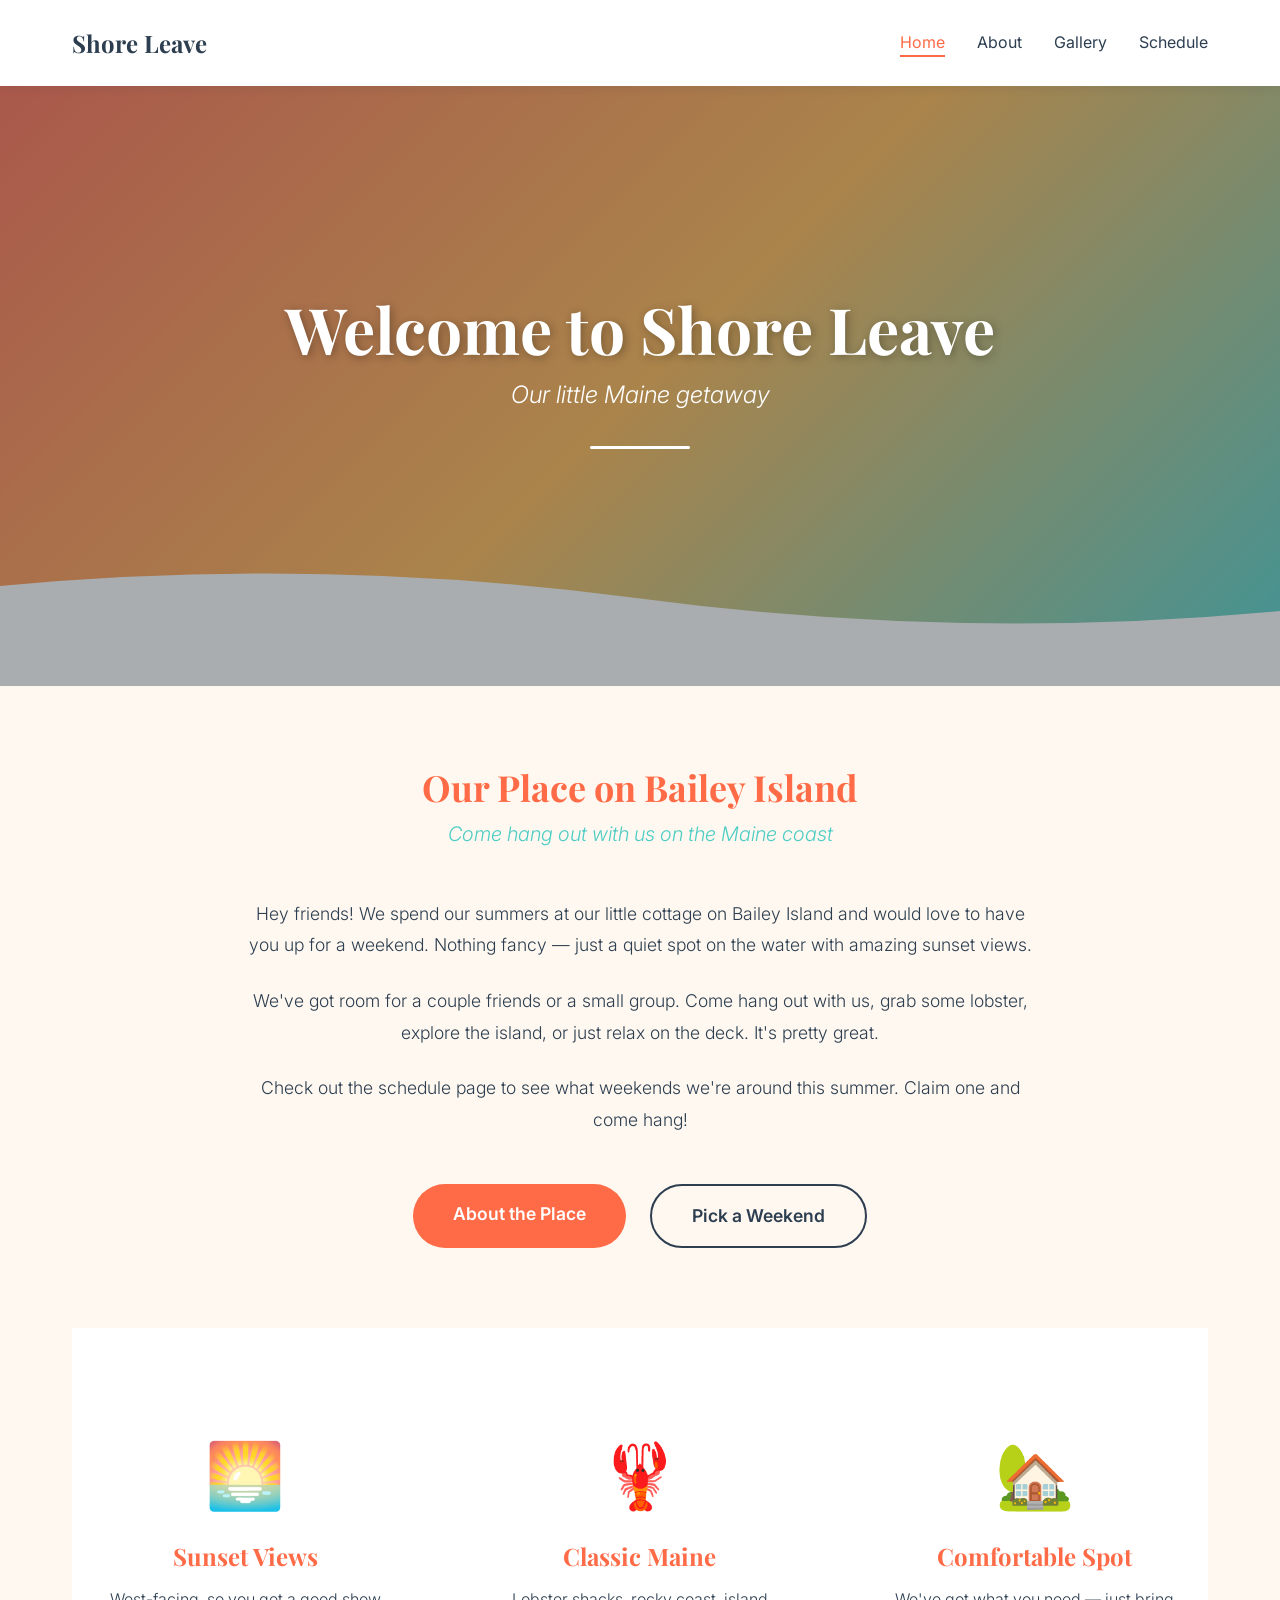
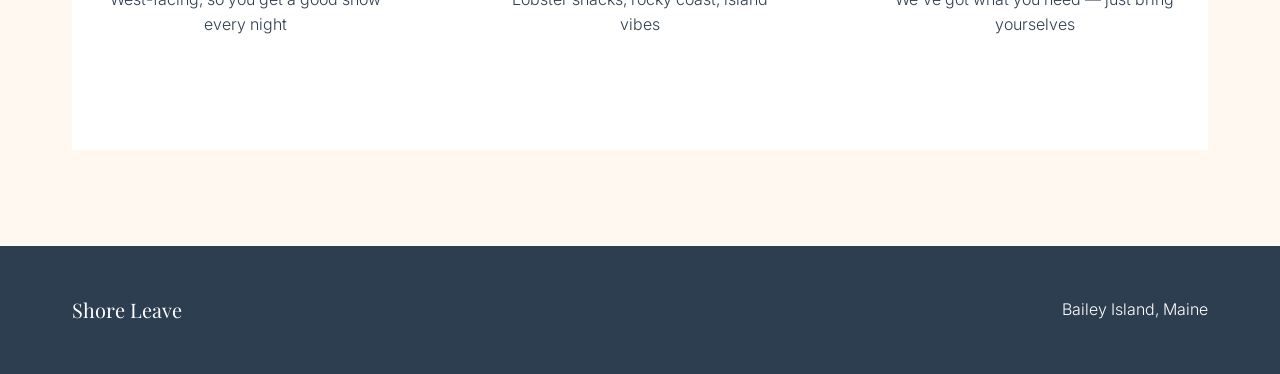
<file: index.html>
<!DOCTYPE html>
<html lang="en">
<head>
    <meta charset="UTF-8">
    <meta name="viewport" content="width=device-width, initial-scale=1.0">
    <title>Shore Leave · Bailey Island, Maine</title>
    <link rel="stylesheet" href="css/style.css">
    <link rel="preconnect" href="https://fonts.googleapis.com">
    <link rel="preconnect" href="https://fonts.gstatic.com" crossorigin>
    <link href="https://fonts.googleapis.com/css2?family=Playfair+Display:wght@400;700&family=Inter:wght@300;400;600&display=swap" rel="stylesheet">
</head>
<body>
    <nav class="navbar">
        <div class="container">
            <div class="nav-brand">
                <span class="brand-text">Shore Leave</span>
            </div>
            <ul class="nav-links">
                <li><a href="index.html" class="active">Home</a></li>
                <li><a href="about.html">About</a></li>
                <li><a href="gallery.html">Gallery</a></li>
                <li><a href="schedule.html">Schedule</a></li>
            </ul>
        </div>
    </nav>

    <header class="hero">
        <div class="hero-overlay"></div>
        <div class="hero-content">
            <h1>Welcome to Shore Leave</h1>
            <p class="subtitle">Our little Maine getaway</p>
            <div class="wave-divider"></div>
        </div>
    </header>

    <main class="container">
        <section class="intro-section">
            <div class="intro-content">
                <h2>Our Place on Bailey Island</h2>
                <p class="meaning">Come hang out with us on the Maine coast</p>
                
                <div class="welcome-text">
                    <p>Hey friends! We spend our summers at our little cottage on Bailey Island and would love to have you up for a weekend. Nothing fancy — just a quiet spot on the water with amazing sunset views.</p>                   
                    <p>We've got room for a couple friends or a small group. Come hang out with us, grab some lobster, explore the island, or just relax on the deck. It's pretty great.</p>
                    <p>Check out the schedule page to see what weekends we're around this summer. Claim one and come hang!</p>
                </div>

                <div class="cta-buttons">
                    <a href="about.html" class="btn btn-primary">About the Place</a>
                    <a href="schedule.html" class="btn btn-secondary">Pick a Weekend</a>
                </div>
            </div>
        </section>

        <section class="highlights">
            <div class="highlight-grid">
                <div class="highlight-card">
                    <div class="highlight-icon">🌅</div>
                    <h3>Sunset Views</h3>
                    <p>West-facing, so you get a good show every night</p>
                </div>
                <div class="highlight-card">
                    <div class="highlight-icon">🦞</div>
                    <h3>Classic Maine</h3>
                    <p>Lobster shacks, rocky coast, island vibes</p>
                </div>
                <div class="highlight-card">
                    <div class="highlight-icon">🏡</div>
                    <h3>Comfortable Spot</h3>
                    <p>We've got what you need — just bring yourselves</p>
                </div>
            </div>
        </section>
    </main>

    <footer>
        <div class="container">
            <div class="footer-content">
                <div class="footer-brand">
                    <span>Shore Leave</span>
                </div>
                <div class="footer-location">
                    Bailey Island, Maine
                </div>
            </div>
        </div>
    </footer>
</body>
</html>
</file>
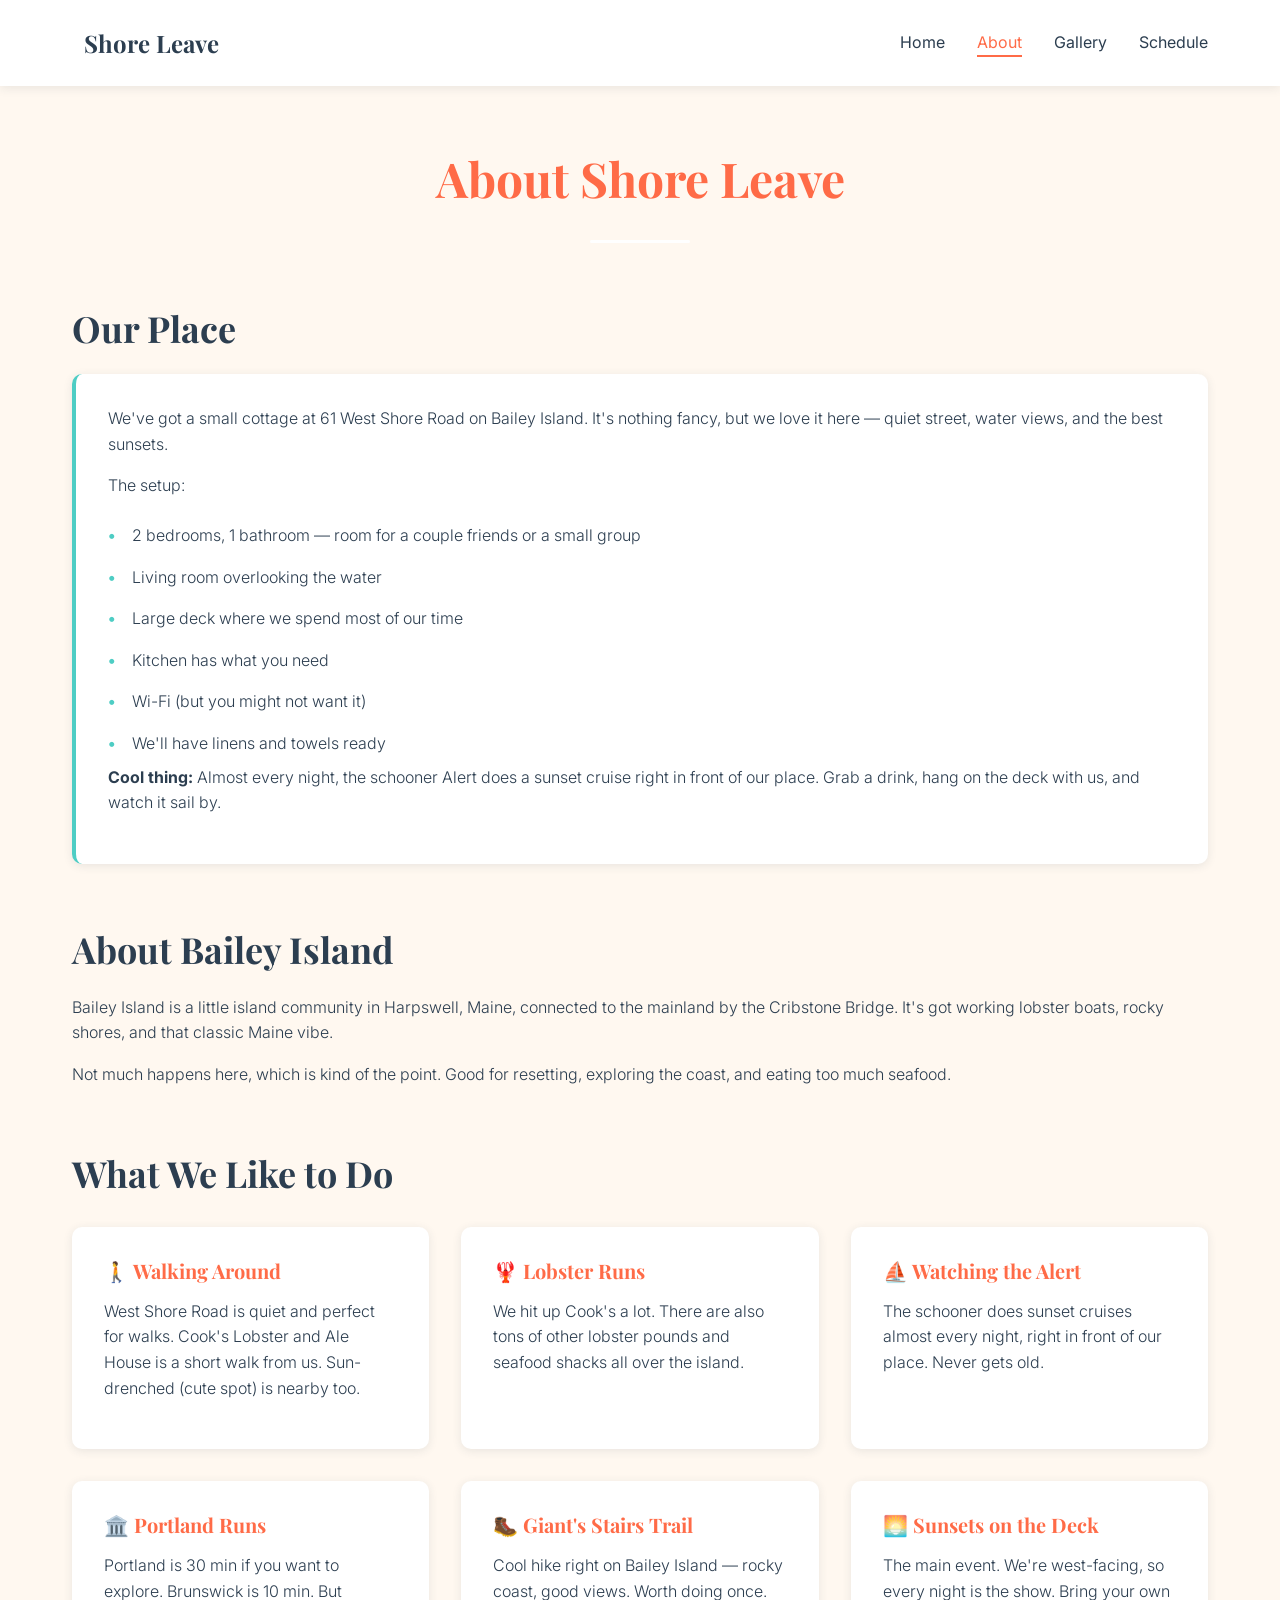
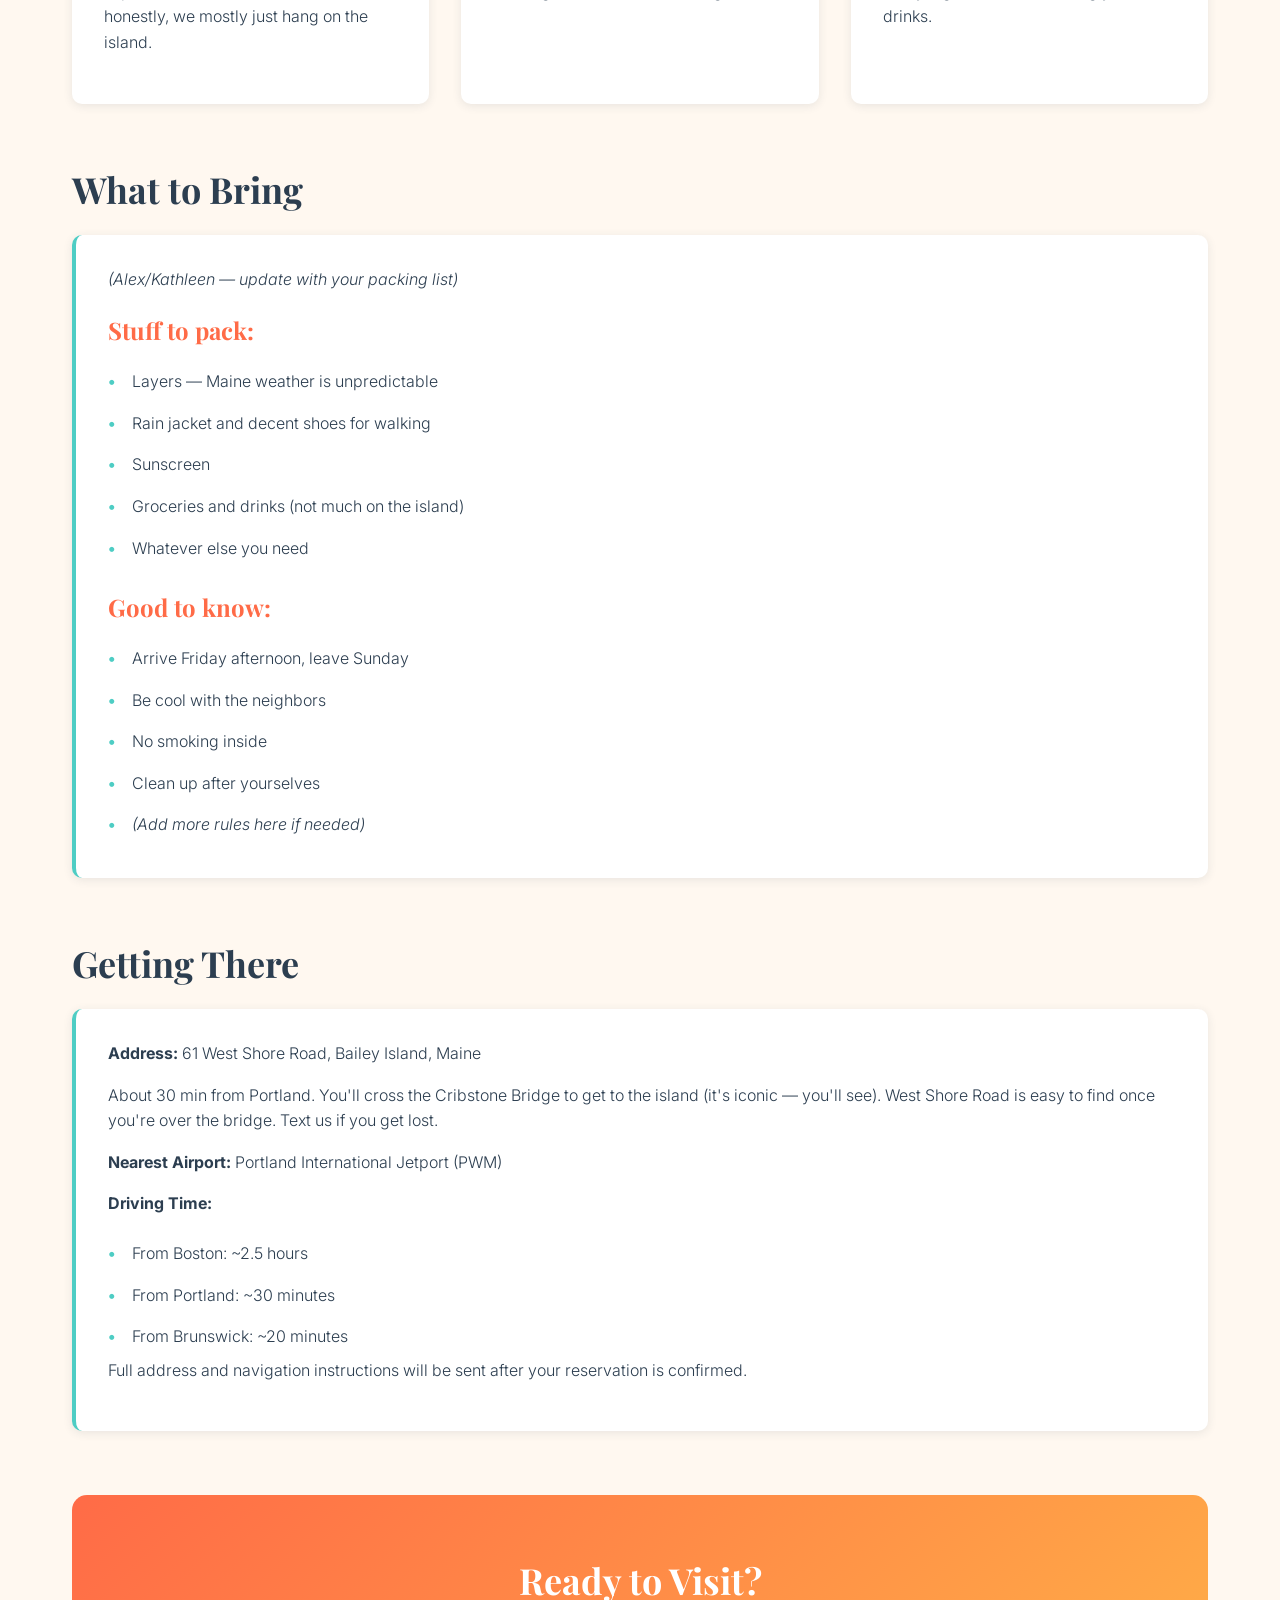
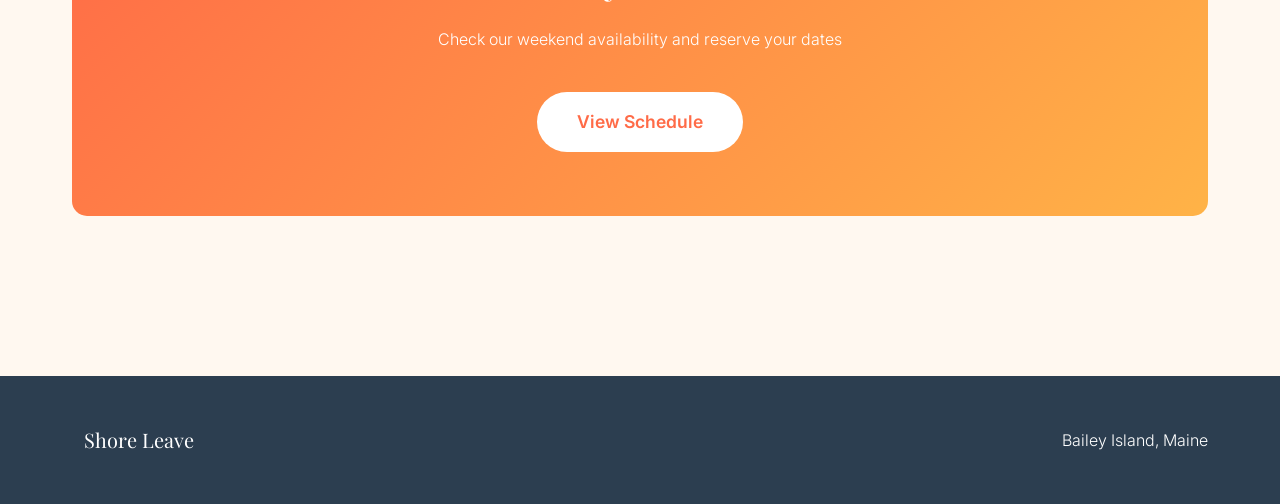
<file: about.html>
<!DOCTYPE html>
<html lang="en">
<head>
    <meta charset="UTF-8">
    <meta name="viewport" content="width=device-width, initial-scale=1.0">
    <title>About · Shore Leave</title>
    <link rel="stylesheet" href="css/style.css">
    <link rel="preconnect" href="https://fonts.googleapis.com">
    <link rel="preconnect" href="https://fonts.gstatic.com" crossorigin>
    <link href="https://fonts.googleapis.com/css2?family=Playfair+Display:wght@400;700&family=Inter:wght@300;400;600&display=swap" rel="stylesheet">
</head>
<body>
    <nav class="navbar">
        <div class="container">
            <div class="nav-brand">
                <span class="kanji"></span>
                <span class="brand-text">Shore Leave</span>
            </div>
            <ul class="nav-links">
                <li><a href="index.html">Home</a></li>
                <li><a href="about.html" class="active">About</a></li>
                <li><a href="gallery.html">Gallery</a></li>
                <li><a href="schedule.html">Schedule</a></li>
            </ul>
        </div>
    </nav>

    <main class="container page-content">
        <div class="page-header">
            <h1>About Shore Leave</h1>
            <div class="wave-divider"></div>
        </div>

        <section class="about-section">
            <h2>Our Place</h2>
            <div class="info-box">
                <p>We've got a small cottage at 61 West Shore Road on Bailey Island. It's nothing fancy, but we love it here — quiet street, water views, and the best sunsets.</p>
                
                <p>The setup:</p>
                <ul class="amenities-list">
                    <li>2 bedrooms, 1 bathroom — room for a couple friends or a small group</li>
                    <li>Living room overlooking the water</li>
                    <li>Large deck where we spend most of our time</li>
                    <li>Kitchen has what you need</li>
                    <li>Wi-Fi (but you might not want it)</li>
                    <li>We'll have linens and towels ready</li>
                </ul>
                
                <p><strong>Cool thing:</strong> Almost every night, the schooner Alert does a sunset cruise right in front of our place. Grab a drink, hang on the deck with us, and watch it sail by.</p>
            </div>
        </section>

        <section class="about-section">
            <h2>About Bailey Island</h2>
            <p>Bailey Island is a little island community in Harpswell, Maine, connected to the mainland by the Cribstone Bridge. It's got working lobster boats, rocky shores, and that classic Maine vibe.</p>
            
            <p>Not much happens here, which is kind of the point. Good for resetting, exploring the coast, and eating too much seafood.</p>
        </section>

        <section class="about-section">
            <h2>What We Like to Do</h2>
            <div class="activities-grid">
                <div class="activity-card">
                    <h3>🚶 Walking Around</h3>
                    <p>West Shore Road is quiet and perfect for walks. Cook's Lobster and Ale House is a short walk from us. Sun-drenched (cute spot) is nearby too.</p>
                </div>
                <div class="activity-card">
                    <h3>🦞 Lobster Runs</h3>
                    <p>We hit up Cook's a lot. There are also tons of other lobster pounds and seafood shacks all over the island.</p>
                </div>
                <div class="activity-card">
                    <h3>⛵ Watching the Alert</h3>
                    <p>The schooner does sunset cruises almost every night, right in front of our place. Never gets old.</p>
                </div>
                <div class="activity-card">
                    <h3>🏛️ Portland Runs</h3>
                    <p>Portland is 30 min if you want to explore. Brunswick is 10 min. But honestly, we mostly just hang on the island.</p>
                </div>
                <div class="activity-card">
                    <h3>🥾 Giant's Stairs Trail</h3>
                    <p>Cool hike right on Bailey Island — rocky coast, good views. Worth doing once.</p>
                </div>
                <div class="activity-card">
                    <h3>🌅 Sunsets on the Deck</h3>
                    <p>The main event. We're west-facing, so every night is the show. Bring your own drinks.</p>
                </div>
            </div>
        </section>

        <section class="about-section">
            <h2>What to Bring</h2>
            <div class="info-box">
                <p><em>(Alex/Kathleen — update with your packing list)</em></p>
                
                <h3>Stuff to pack:</h3>
                <ul>
                    <li>Layers — Maine weather is unpredictable</li>
                    <li>Rain jacket and decent shoes for walking</li>
                    <li>Sunscreen</li>
                    <li>Groceries and drinks (not much on the island)</li>
                    <li>Whatever else you need</li>
                </ul>
                
                <h3>Good to know:</h3>
                <ul>
                    <li>Arrive Friday afternoon, leave Sunday</li>
                    <li>Be cool with the neighbors</li>
                    <li>No smoking inside</li>
                    <li>Clean up after yourselves</li>
                    <li><em>(Add more rules here if needed)</em></li>
                </ul>
            </div>
        </section>

        <section class="about-section">
            <h2>Getting There</h2>
            <div class="info-box">
                <p><strong>Address:</strong> 61 West Shore Road, Bailey Island, Maine</p>
                
                <p>About 30 min from Portland. You'll cross the Cribstone Bridge to get to the island (it's iconic — you'll see). West Shore Road is easy to find once you're over the bridge. Text us if you get lost.</p>
                
                <p><strong>Nearest Airport:</strong> Portland International Jetport (PWM)</p>
                
                <p><strong>Driving Time:</strong></p>
                <ul>
                    <li>From Boston: ~2.5 hours</li>
                    <li>From Portland: ~30 minutes</li>
                    <li>From Brunswick: ~20 minutes</li>
                </ul>
                
                <p>Full address and navigation instructions will be sent after your reservation is confirmed.</p>
            </div>
        </section>

        <div class="cta-section">
            <h2>Ready to Visit?</h2>
            <p>Check our weekend availability and reserve your dates</p>
            <a href="schedule.html" class="btn btn-primary">View Schedule</a>
        </div>
    </main>

    <footer>
        <div class="container">
            <div class="footer-content">
                <div class="footer-brand">
                    <span class="kanji"></span>
                    <span>Shore Leave</span>
                </div>
                <div class="footer-location">
                    Bailey Island, Maine
                </div>
            </div>
        </div>
    </footer>
</body>
</html>
</file>
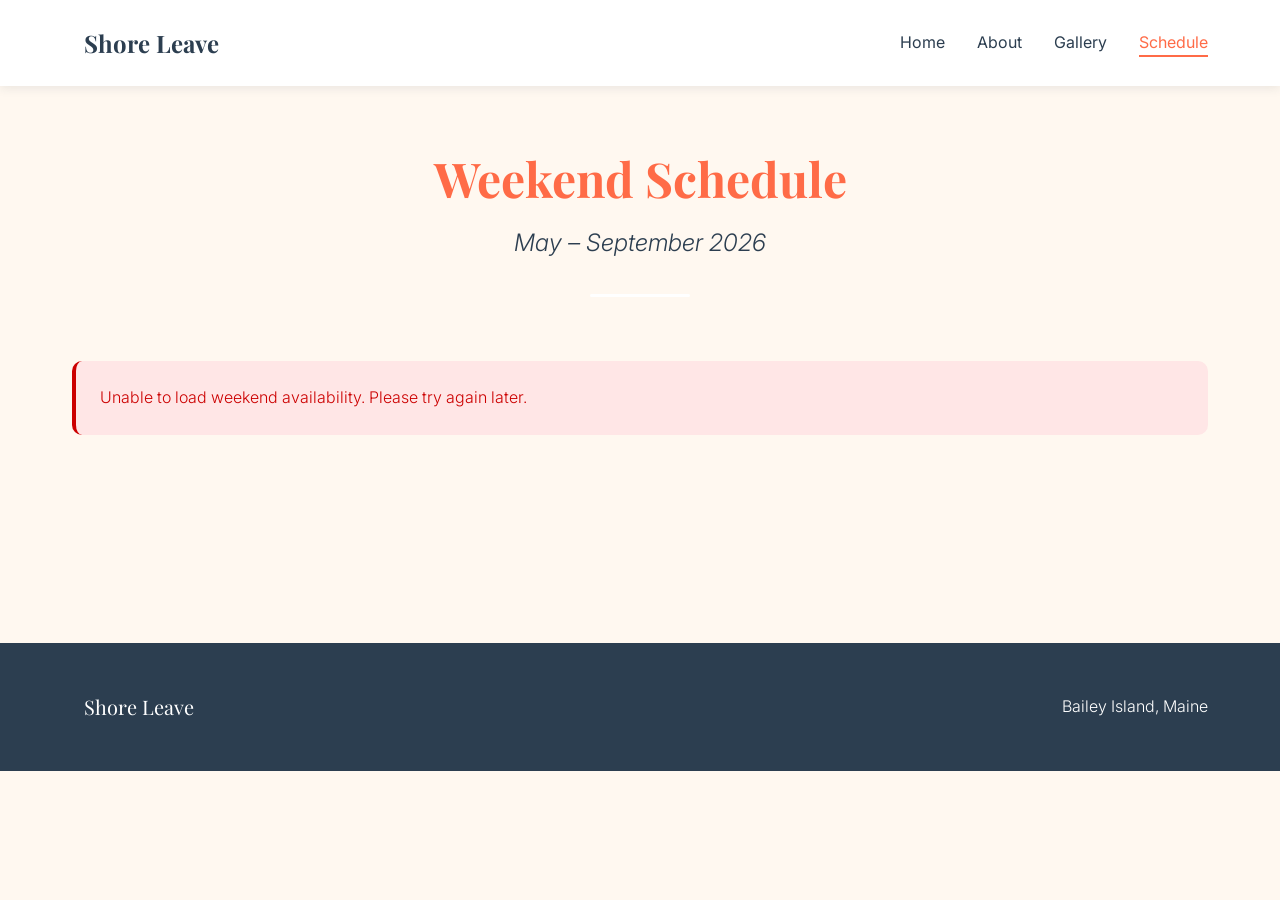
<file: schedule.html>
<!DOCTYPE html>
<html lang="en">
<head>
    <meta charset="UTF-8">
    <meta name="viewport" content="width=device-width, initial-scale=1.0">
    <title>Schedule · Shore Leave</title>
    <link rel="stylesheet" href="css/style.css">
    <link rel="preconnect" href="https://fonts.googleapis.com">
    <link rel="preconnect" href="https://fonts.gstatic.com" crossorigin>
    <link href="https://fonts.googleapis.com/css2?family=Playfair+Display:wght@400;700&family=Inter:wght@300;400;600&display=swap" rel="stylesheet">
</head>
<body>
    <nav class="navbar">
        <div class="container">
            <div class="nav-brand">
                <span class="kanji"></span>
                <span class="brand-text">Shore Leave</span>
            </div>
            <ul class="nav-links">
                <li><a href="index.html">Home</a></li>
                <li><a href="about.html">About</a></li>
                <li><a href="gallery.html">Gallery</a></li>
                <li><a href="schedule.html" class="active">Schedule</a></li>
            </ul>
        </div>
    </nav>

    <main class="container page-content">
        <div class="page-header">
            <h1>Weekend Schedule</h1>
            <p class="subtitle">May – September 2026</p>
            <div class="wave-divider"></div>
        </div>

        <div id="loading" class="loading">
            <div class="spinner"></div>
            <p>Loading availability...</p>
        </div>

        <div id="error-message" class="error-banner" style="display: none;"></div>

        <div id="weekends-grid" class="weekends-grid">
            <!-- Weekend cards will be populated by JavaScript -->
        </div>
    </main>

    <!-- Reservation Modal -->
    <div id="reservation-modal" class="modal">
        <div class="modal-content">
            <span class="close-modal">&times;</span>
            <h2>Reserve Weekend</h2>
            <p id="modal-weekend-label" class="modal-weekend-label"></p>
            
            <form id="reservation-form">
                <input type="hidden" id="weekend-id" name="weekendId">
                
                <div class="form-group">
                    <label for="guest-name">Your Name *</label>
                    <input type="text" id="guest-name" name="name" required>
                </div>
                
                <div class="form-group">
                    <label for="guest-email">Email *</label>
                    <input type="email" id="guest-email" name="email" required>
                </div>
                
                <div class="form-group">
                    <label for="guest-count">Number of Guests *</label>
                    <input type="number" id="guest-count" name="guests" min="1" max="12" required>
                </div>
                
                <div class="form-group">
                    <label for="password">Reservation Password *</label>
                    <input type="password" id="password" name="password" required>
                    <small>Enter the password provided by the cottage owner</small>
                </div>
                
                <div id="form-error" class="form-error" style="display: none;"></div>
                
                <div class="form-actions">
                    <button type="button" class="btn btn-secondary" id="cancel-btn">Cancel</button>
                    <button type="submit" class="btn btn-primary" id="submit-btn">
                        <span class="btn-text">Confirm Reservation</span>
                        <span class="btn-spinner" style="display: none;"></span>
                    </button>
                </div>
            </form>
        </div>
    </div>

    <footer>
        <div class="container">
            <div class="footer-content">
                <div class="footer-brand">
                    <span class="kanji"></span>
                    <span>Shore Leave</span>
                </div>
                <div class="footer-location">
                    Bailey Island, Maine
                </div>
            </div>
        </div>
    </footer>

    <script src="js/events-data.js"></script>
    <script src="js/schedule.js"></script>
</body>
</html>
</file>
<file: css/style.css>
/* Yūnagi Cottage Stylesheet */

/* ========== Color Palette ========== */
:root {
    --coral: #FF6B47;
    --gold: #FFB347;
    --ocean-teal: #4ECDC4;
    --sand: #F7DC6F;
    --warm-white: #FFF8F0;
    --charcoal: #2C3E50;
    --light-gray: #ECF0F1;
    --shadow: rgba(44, 62, 80, 0.1);
    --overlay: rgba(44, 62, 80, 0.4);
}

/* ========== Base Styles ========== */
* {
    margin: 0;
    padding: 0;
    box-sizing: border-box;
}

body {
    font-family: 'Inter', -apple-system, BlinkMacSystemFont, 'Segoe UI', sans-serif;
    font-weight: 300;
    color: var(--charcoal);
    background-color: var(--warm-white);
    line-height: 1.6;
}

h1, h2, h3, h4 {
    font-family: 'Playfair Display', serif;
    font-weight: 700;
    line-height: 1.2;
}

h1 {
    font-size: 3rem;
    margin-bottom: 1rem;
}

h2 {
    font-size: 2.25rem;
    margin-bottom: 1.5rem;
    color: var(--charcoal);
}

h3 {
    font-size: 1.5rem;
    margin-bottom: 1rem;
}

p {
    margin-bottom: 1rem;
}

.container {
    max-width: 1200px;
    margin: 0 auto;
    padding: 0 2rem;
}

/* ========== Navigation ========== */
.navbar {
    background: white;
    padding: 1.5rem 0;
    box-shadow: 0 2px 10px var(--shadow);
    position: sticky;
    top: 0;
    z-index: 100;
}

.navbar .container {
    display: flex;
    justify-content: space-between;
    align-items: center;
}

.nav-brand {
    display: flex;
    align-items: center;
    gap: 0.75rem;
    font-family: 'Playfair Display', serif;
    font-size: 1.5rem;
    font-weight: 700;
    color: var(--charcoal);
}

.nav-brand .kanji {
    color: var(--coral);
    font-size: 1.75rem;
}

.nav-links {
    display: flex;
    list-style: none;
    gap: 2rem;
}

.nav-links a {
    text-decoration: none;
    color: var(--charcoal);
    font-weight: 400;
    transition: color 0.3s ease;
    position: relative;
}

.nav-links a:hover,
.nav-links a.active {
    color: var(--coral);
}

.nav-links a::after {
    content: '';
    position: absolute;
    bottom: -5px;
    left: 0;
    width: 0;
    height: 2px;
    background: var(--coral);
    transition: width 0.3s ease;
}

.nav-links a:hover::after,
.nav-links a.active::after {
    width: 100%;
}

/* ========== Hero Section ========== */
.hero {
    position: relative;
    height: 600px;
    background: linear-gradient(135deg, var(--coral) 0%, var(--gold) 50%, var(--ocean-teal) 100%);
    display: flex;
    align-items: center;
    justify-content: center;
    overflow: hidden;
}

.hero::before {
    content: '';
    position: absolute;
    bottom: 0;
    left: 0;
    right: 0;
    height: 150px;
    background: url('data:image/svg+xml,<svg xmlns="http://www.w3.org/2000/svg" viewBox="0 0 1200 120"><path d="M0,50 Q300,10 600,50 T1200,50 L1200,120 L0,120 Z" fill="%23FFF8F0"/></svg>') no-repeat bottom;
    background-size: cover;
}

.hero-overlay {
    position: absolute;
    top: 0;
    left: 0;
    right: 0;
    bottom: 0;
    background: var(--overlay);
}

.hero-content {
    position: relative;
    z-index: 2;
    text-align: center;
    color: white;
}

.kanji-watermark {
    font-size: 8rem;
    opacity: 0.15;
    position: absolute;
    top: 50%;
    left: 50%;
    transform: translate(-50%, -50%);
    font-family: serif;
    pointer-events: none;
}

.hero h1 {
    font-size: 4rem;
    margin-bottom: 0.5rem;
    text-shadow: 2px 2px 10px rgba(0,0,0,0.3);
}

.subtitle {
    font-size: 1.5rem;
    font-weight: 300;
    font-style: italic;
    margin-bottom: 2rem;
}

.wave-divider {
    width: 100px;
    height: 3px;
    background: white;
    margin: 2rem auto;
    border-radius: 2px;
}

/* ========== Intro Section ========== */
.intro-section {
    padding: 5rem 0;
    text-align: center;
}

.intro-content h2 {
    color: var(--coral);
    margin-bottom: 0.5rem;
}

.meaning {
    font-size: 1.25rem;
    font-style: italic;
    color: var(--ocean-teal);
    margin-bottom: 3rem;
}

.welcome-text {
    max-width: 800px;
    margin: 0 auto 3rem;
    font-size: 1.1rem;
    line-height: 1.8;
}

.welcome-text p {
    margin-bottom: 1.5rem;
}

/* ========== Buttons ========== */
.cta-buttons {
    display: flex;
    gap: 1.5rem;
    justify-content: center;
    flex-wrap: wrap;
}

.btn {
    padding: 1rem 2.5rem;
    font-size: 1.1rem;
    font-weight: 600;
    text-decoration: none;
    border-radius: 50px;
    transition: all 0.3s ease;
    border: none;
    cursor: pointer;
    display: inline-block;
}

.btn-primary {
    background: var(--coral);
    color: white;
}

.btn-primary:hover {
    background: #FF5533;
    transform: translateY(-2px);
    box-shadow: 0 5px 20px rgba(255, 107, 71, 0.4);
}

.btn-secondary {
    background: transparent;
    color: var(--charcoal);
    border: 2px solid var(--charcoal);
}

.btn-secondary:hover {
    background: var(--charcoal);
    color: white;
    transform: translateY(-2px);
}

/* ========== Highlights ========== */
.highlights {
    padding: 4rem 0;
    background: white;
}

.highlight-grid {
    display: grid;
    grid-template-columns: repeat(auto-fit, minmax(300px, 1fr));
    gap: 3rem;
}

.highlight-card {
    text-align: center;
    padding: 2rem;
}

.highlight-icon {
    font-size: 4rem;
    margin-bottom: 1rem;
}

.highlight-card h3 {
    color: var(--coral);
    margin-bottom: 1rem;
}

/* ========== Page Content ========== */
.page-content {
    padding: 4rem 2rem;
}

.page-header {
    text-align: center;
    margin-bottom: 4rem;
}

.page-header h1 {
    color: var(--coral);
}

.about-section {
    margin-bottom: 4rem;
}

.info-box {
    background: white;
    padding: 2rem;
    border-radius: 10px;
    border-left: 4px solid var(--ocean-teal);
    box-shadow: 0 2px 10px var(--shadow);
}

.info-box h3 {
    color: var(--coral);
    margin-top: 1.5rem;
}

.amenities-list,
.info-box ul {
    list-style: none;
    padding-left: 0;
}

.amenities-list li,
.info-box ul li {
    padding: 0.5rem 0;
    padding-left: 1.5rem;
    position: relative;
}

.amenities-list li::before,
.info-box ul li::before {
    content: '•';
    color: var(--ocean-teal);
    font-weight: bold;
    position: absolute;
    left: 0;
}

/* ========== Activities Grid ========== */
.activities-grid {
    display: grid;
    grid-template-columns: repeat(auto-fit, minmax(280px, 1fr));
    gap: 2rem;
    margin-top: 2rem;
}

.activity-card {
    background: white;
    padding: 2rem;
    border-radius: 10px;
    box-shadow: 0 2px 10px var(--shadow);
    transition: transform 0.3s ease, box-shadow 0.3s ease;
}

.activity-card:hover {
    transform: translateY(-5px);
    box-shadow: 0 5px 20px rgba(0,0,0,0.15);
}

.activity-card h3 {
    color: var(--coral);
    font-size: 1.25rem;
}

/* ========== Weekends Grid ========== */
.weekends-grid {
    display: flex;
    flex-direction: column;
    gap: 1.5rem;
    margin-top: 3rem;
    max-width: 1000px;
    margin-left: auto;
    margin-right: auto;
}

.weekend-card {
    background: white;
    border-radius: 15px;
    padding: 2rem;
    box-shadow: 0 4px 15px var(--shadow);
    transition: all 0.3s ease;
    border: 2px solid transparent;
    display: grid;
    grid-template-columns: 250px 1fr auto;
    gap: 2rem;
    align-items: start;
}

@media (max-width: 768px) {
    .weekend-card {
        grid-template-columns: 1fr;
        gap: 1rem;
    }
}

.weekend-card:hover {
    transform: translateY(-5px);
    box-shadow: 0 8px 25px rgba(0,0,0,0.15);
}

.weekend-card.available {
    border-color: var(--ocean-teal);
}

.weekend-card.taken {
    border-color: var(--light-gray);
    background: #f9f9f9;
}

.weekend-date {
    font-family: 'Playfair Display', serif;
    font-size: 1.5rem;
    font-weight: 700;
    color: var(--charcoal);
    margin-bottom: 0.5rem;
}

.weekend-status {
    display: inline-block;
    padding: 0.5rem 1.5rem;
    border-radius: 25px;
    font-weight: 600;
    font-size: 0.9rem;
    margin-top: 0.5rem;
    width: fit-content;
}

.weekend-status.available {
    background: var(--ocean-teal);
    color: white;
}

.weekend-status.taken {
    background: var(--light-gray);
    color: var(--charcoal);
}

.weekend-events {
    background: #f8f9fa;
    border-radius: 8px;
    padding: 1rem;
    margin: 0;
    text-align: left;
}

.events-label {
    font-weight: 600;
    color: var(--coral);
    font-size: 0.9rem;
    margin-bottom: 0.5rem;
    text-transform: uppercase;
    letter-spacing: 0.5px;
}

.events-list {
    list-style: none;
    padding: 0;
    margin: 0;
}

.events-list li {
    padding: 0.4rem 0;
    padding-left: 1.2rem;
    position: relative;
    color: var(--charcoal);
    font-size: 0.9rem;
    line-height: 1.4;
}

.events-list li:before {
    content: '🎭';
    position: absolute;
    left: 0;
    font-size: 0.85rem;
}

.weekend-card .btn {
    width: 200px;
    margin-top: 0;
    align-self: center;
}

@media (max-width: 768px) {
    .weekend-card .btn {
        width: 100%;
    }
}

.weekend-card.taken .btn {
    opacity: 0.5;
    cursor: not-allowed;
}

/* ========== Gallery ========== */
.gallery-grid {
    display: grid;
    grid-template-columns: repeat(auto-fill, minmax(300px, 1fr));
    gap: 1.5rem;
    margin-top: 3rem;
}

.gallery-grid img {
    width: 100%;
    height: 300px;
    object-fit: cover;
    border-radius: 10px;
    box-shadow: 0 4px 15px var(--shadow);
    transition: transform 0.3s ease, box-shadow 0.3s ease;
    cursor: pointer;
}

.gallery-grid img:hover {
    transform: scale(1.05);
    box-shadow: 0 8px 25px rgba(0,0,0,0.2);
}

.gallery-placeholder {
    grid-column: 1 / -1;
    text-align: center;
    padding: 4rem 2rem;
    background: #f8f9fa;
    border-radius: 10px;
    border: 2px dashed var(--light-gray);
}

.gallery-placeholder p {
    font-size: 1.5rem;
    color: var(--charcoal);
    margin-bottom: 0.5rem;
}

.placeholder-note {
    font-size: 1rem !important;
    color: var(--coral);
    font-style: italic;
}

/* ========== Loading & Error States ========== */
.loading {
    text-align: center;
    padding: 4rem 0;
}

.spinner {
    border: 4px solid var(--light-gray);
    border-top: 4px solid var(--coral);
    border-radius: 50%;
    width: 50px;
    height: 50px;
    animation: spin 1s linear infinite;
    margin: 0 auto 1rem;
}

@keyframes spin {
    0% { transform: rotate(0deg); }
    100% { transform: rotate(360deg); }
}

.error-banner {
    background: #ffe6e6;
    color: #cc0000;
    padding: 1.5rem;
    border-radius: 10px;
    margin-bottom: 2rem;
    border-left: 4px solid #cc0000;
}

/* ========== Modal ========== */
.modal {
    display: none;
    position: fixed;
    z-index: 1000;
    left: 0;
    top: 0;
    width: 100%;
    height: 100%;
    background: rgba(0,0,0,0.6);
    animation: fadeIn 0.3s ease;
}

@keyframes fadeIn {
    from { opacity: 0; }
    to { opacity: 1; }
}

.modal-content {
    background: white;
    margin: 5% auto;
    padding: 3rem;
    border-radius: 15px;
    max-width: 500px;
    position: relative;
    animation: slideDown 0.3s ease;
}

@keyframes slideDown {
    from {
        transform: translateY(-50px);
        opacity: 0;
    }
    to {
        transform: translateY(0);
        opacity: 1;
    }
}

.close-modal {
    position: absolute;
    top: 1.5rem;
    right: 2rem;
    font-size: 2rem;
    font-weight: 300;
    color: var(--charcoal);
    cursor: pointer;
    transition: color 0.3s ease;
}

.close-modal:hover {
    color: var(--coral);
}

.modal-weekend-label {
    font-family: 'Playfair Display', serif;
    font-size: 1.5rem;
    color: var(--coral);
    margin-bottom: 2rem;
    text-align: center;
}

/* ========== Forms ========== */
.form-group {
    margin-bottom: 1.5rem;
}

.form-group label {
    display: block;
    font-weight: 600;
    margin-bottom: 0.5rem;
    color: var(--charcoal);
}

.form-group input {
    width: 100%;
    padding: 0.75rem 1rem;
    border: 2px solid var(--light-gray);
    border-radius: 8px;
    font-size: 1rem;
    font-family: 'Inter', sans-serif;
    transition: border-color 0.3s ease;
}

.form-group input:focus {
    outline: none;
    border-color: var(--ocean-teal);
}

.form-group small {
    display: block;
    margin-top: 0.5rem;
    color: #777;
    font-size: 0.875rem;
}

.form-error {
    background: #ffe6e6;
    color: #cc0000;
    padding: 1rem;
    border-radius: 8px;
    margin-bottom: 1.5rem;
    font-size: 0.9rem;
}

.form-actions {
    display: flex;
    gap: 1rem;
    justify-content: flex-end;
    margin-top: 2rem;
}

.btn-spinner {
    display: inline-block;
    width: 16px;
    height: 16px;
    border: 2px solid white;
    border-top-color: transparent;
    border-radius: 50%;
    animation: spin 0.6s linear infinite;
}

/* ========== CTA Section ========== */
.cta-section {
    text-align: center;
    padding: 4rem 2rem;
    background: linear-gradient(135deg, var(--coral) 0%, var(--gold) 100%);
    border-radius: 15px;
    color: white;
    margin-top: 4rem;
}

.cta-section h2 {
    color: white;
}

.cta-section .btn-primary {
    background: white;
    color: var(--coral);
    margin-top: 1.5rem;
}

.cta-section .btn-primary:hover {
    background: var(--warm-white);
}

/* ========== Footer ========== */
footer {
    background: var(--charcoal);
    color: white;
    padding: 3rem 0;
    margin-top: 6rem;
}

.footer-content {
    display: flex;
    justify-content: space-between;
    align-items: center;
}

.footer-brand {
    display: flex;
    align-items: center;
    gap: 0.75rem;
    font-family: 'Playfair Display', serif;
    font-size: 1.25rem;
}

.footer-brand .kanji {
    color: var(--coral);
    font-size: 1.5rem;
}

/* ========== Responsive Design ========== */
@media (max-width: 768px) {
    .container {
        padding: 0 1.5rem;
    }

    .nav-links {
        gap: 1rem;
    }

    .hero {
        height: 400px;
    }

    .hero h1 {
        font-size: 2.5rem;
    }

    .subtitle {
        font-size: 1.1rem;
    }

    h1 {
        font-size: 2rem;
    }

    h2 {
        font-size: 1.75rem;
    }

    .cta-buttons {
        flex-direction: column;
        align-items: stretch;
    }

    .btn {
        width: 100%;
        text-align: center;
    }

    .highlight-grid,
    .activities-grid,
    .weekends-grid {
        grid-template-columns: 1fr;
    }

    .footer-content {
        flex-direction: column;
        gap: 1rem;
        text-align: center;
    }

    .modal-content {
        margin: 10% 1rem;
        padding: 2rem 1.5rem;
    }

    .form-actions {
        flex-direction: column;
    }

    .kanji-watermark {
        font-size: 5rem;
    }
}
</file>
